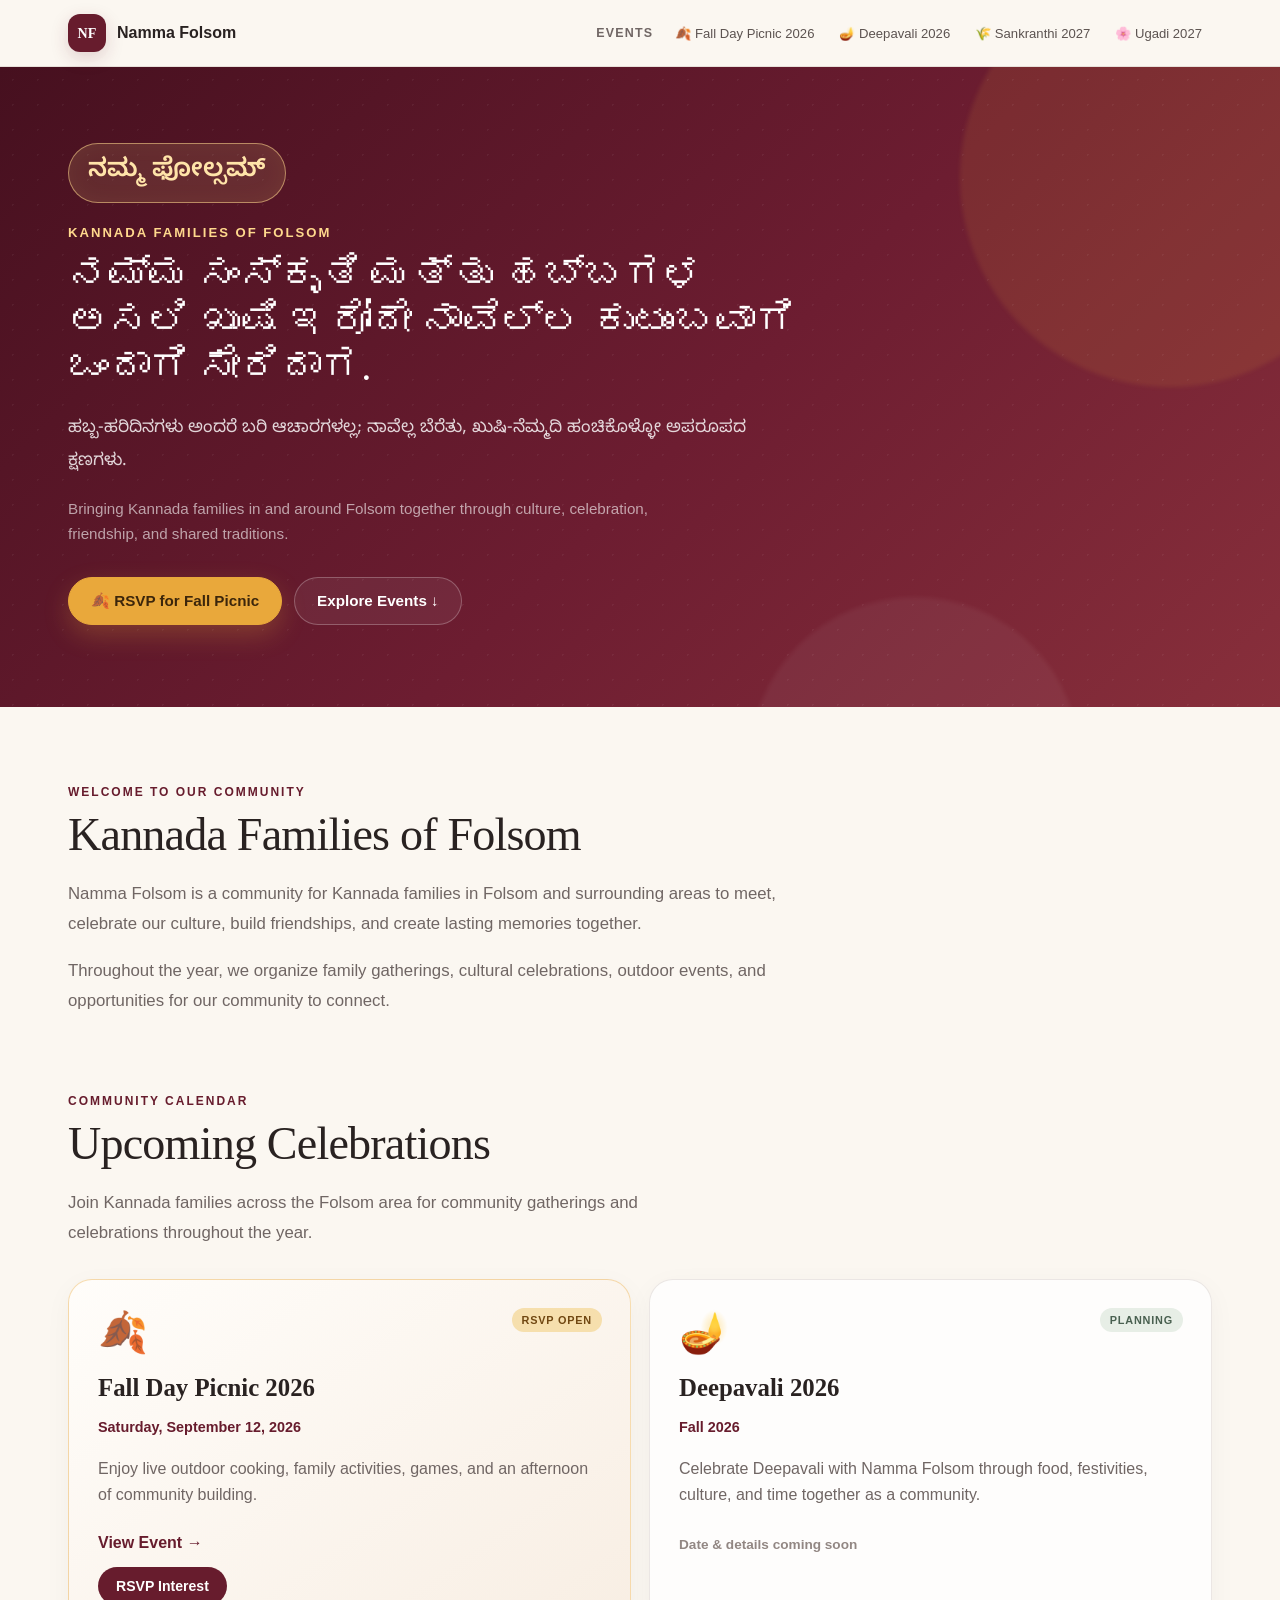
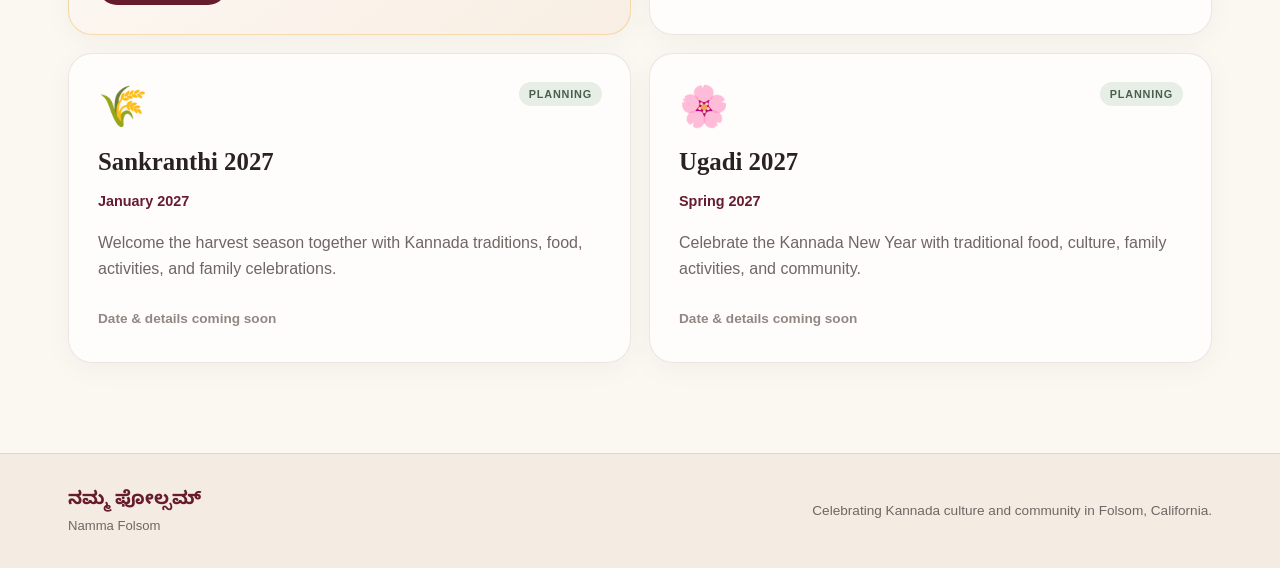
<file: index.html>
<!DOCTYPE html>
<html lang="en">

<head>
    <meta charset="UTF-8">

    <meta
        name="viewport"
        content="width=device-width, initial-scale=1.0"
    >

    <meta
        name="description"
        content="Namma Folsom connects Kannada families in and around Folsom through cultural celebrations, family events, and community."
    >

    <title>Namma Folsom | Folsom Kannada Families</title>

    <link
        href="https://fonts.googleapis.com/css2?family=Noto+Sans+Kannada:wght@400;500;600;700&display=swap"
        rel="stylesheet"
    >

    <link rel="stylesheet" href="styles.css">
</head>

<body>


<!-- =========================
     Top Navigation
     ========================= -->

<nav class="top-nav">

    <div class="nav-inner">

        <div class="nav-brand" id="homeLink">

            <span class="nav-mark">
                NF
            </span>

            <span>
                Namma Folsom
            </span>

        </div>


        <div class="nav-events">

            <span class="nav-label">
                Events
            </span>

            <ul id="eventList"></ul>

        </div>

    </div>

</nav>


<!-- =========================
     Hero
     ========================= -->

<header class="hero">

    <div class="hero-glow hero-glow-one"></div>

    <div class="hero-glow hero-glow-two"></div>


    <div class="hero-content">

        <div class="kannada-title">
            ನಮ್ಮ ಫೋಲ್ಸಮ್
        </div>


        <p class="hero-kicker">
            Kannada Families of Folsom
        </p>


        <h1 class="hero-kannada">
            ನಮ್ಮ ಸಂಸ್ಕೃತಿ ಮತ್ತು ಹಬ್ಬಗಳ
            ಅಸಲಿ ಖುಷಿ ಇರೋದೇ
            ನಾವೆಲ್ಲ ಕುಟುಂಬವಾಗಿ ಒಂದಾಗಿ ಸೇರಿದಾಗ.
        </h1>


        <p class="hero-description">
            ಹಬ್ಬ-ಹರಿದಿನಗಳು ಅಂದರೆ ಬರಿ ಆಚಾರಗಳಲ್ಲ;
            ನಾವೆಲ್ಲ ಬೆರೆತು, ಖುಷಿ-ನೆಮ್ಮದಿ ಹಂಚಿಕೊಳ್ಳೋ
            ಅಪರೂಪದ ಕ್ಷಣಗಳು.
        </p>


        <p class="hero-english">
            Bringing Kannada families in and around Folsom
            together through culture, celebration,
            friendship, and shared traditions.
        </p>


        <div class="hero-actions">

            <a
                href="events/fall-2026-rsvp.html"
                class="primary-btn"
            >
                🍂 RSVP for Fall Picnic
            </a>


            <button
                class="secondary-btn"
                onclick="document.getElementById('community-content').scrollIntoView({behavior: 'smooth'})"
            >
                Explore Events ↓
            </button>

        </div>

    </div>

</header>


<!-- =========================
     Event Content
     ========================= -->

<main
    class="main-content"
    id="community-content"
>

    <div id="eventContent"></div>

</main>


<!-- =========================
     Footer
     ========================= -->

<footer class="footer">

    <div class="footer-inner">

        <div>

            <strong>
                ನಮ್ಮ ಫೋಲ್ಸಮ್
            </strong>

            <span>
                Namma Folsom
            </span>

        </div>


        <p>
            Celebrating Kannada culture and community
            in Folsom, California.
        </p>

    </div>

</footer>


<script src="events.js"></script>

</body>

</html>
</file>
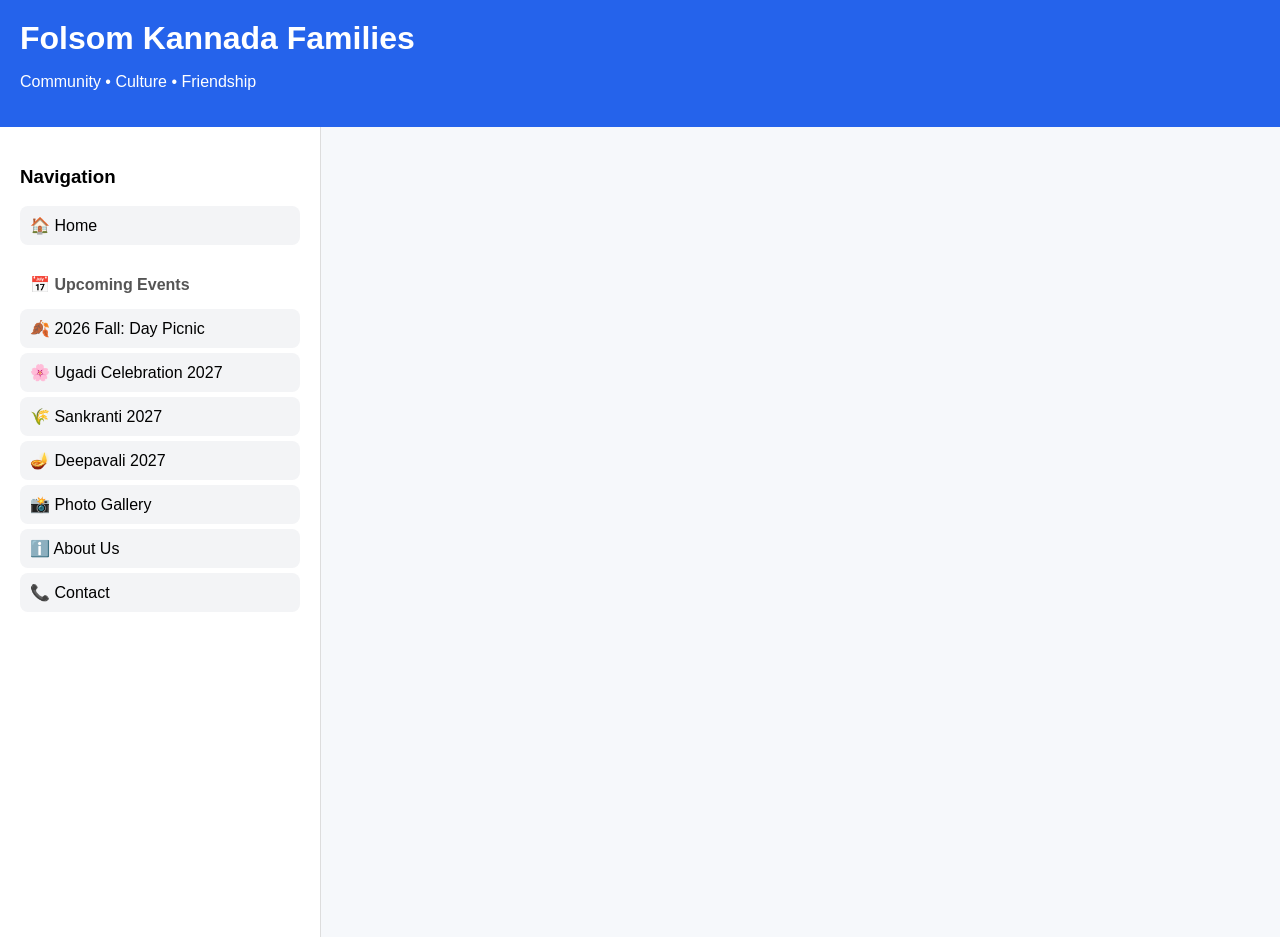
<file: backup/index.html>
<!DOCTYPE html>
<html lang="en">

<head>
    <meta charset="UTF-8">
    <meta name="viewport" content="width=device-width, initial-scale=1.0">
    <title>Folsom Kannada Families</title>

    <link rel="stylesheet" href="styles.css">
</head>

<body>

    <div class="header">
        <h1>Folsom Kannada Families</h1>
        <p>Community • Culture • Friendship</p>
    </div>

    <div class="container">

<div class="sidebar">

    <h3>Navigation</h3>

    <ul id="navMenu">
        <li onclick="showHome()">🏠 Home</li>

        <li class="section-header">
            📅 Upcoming Events
        </li>

        <ul id="eventList"></ul>

        <li onclick="showPhotos()">📸 Photo Gallery</li>
        <li onclick="showAbout()">ℹ️ About Us</li>
        <li onclick="showContact()">📞 Contact</li>
    </ul>

</div>
    <script src="events.js"></script>

</body>

</html>
</file>
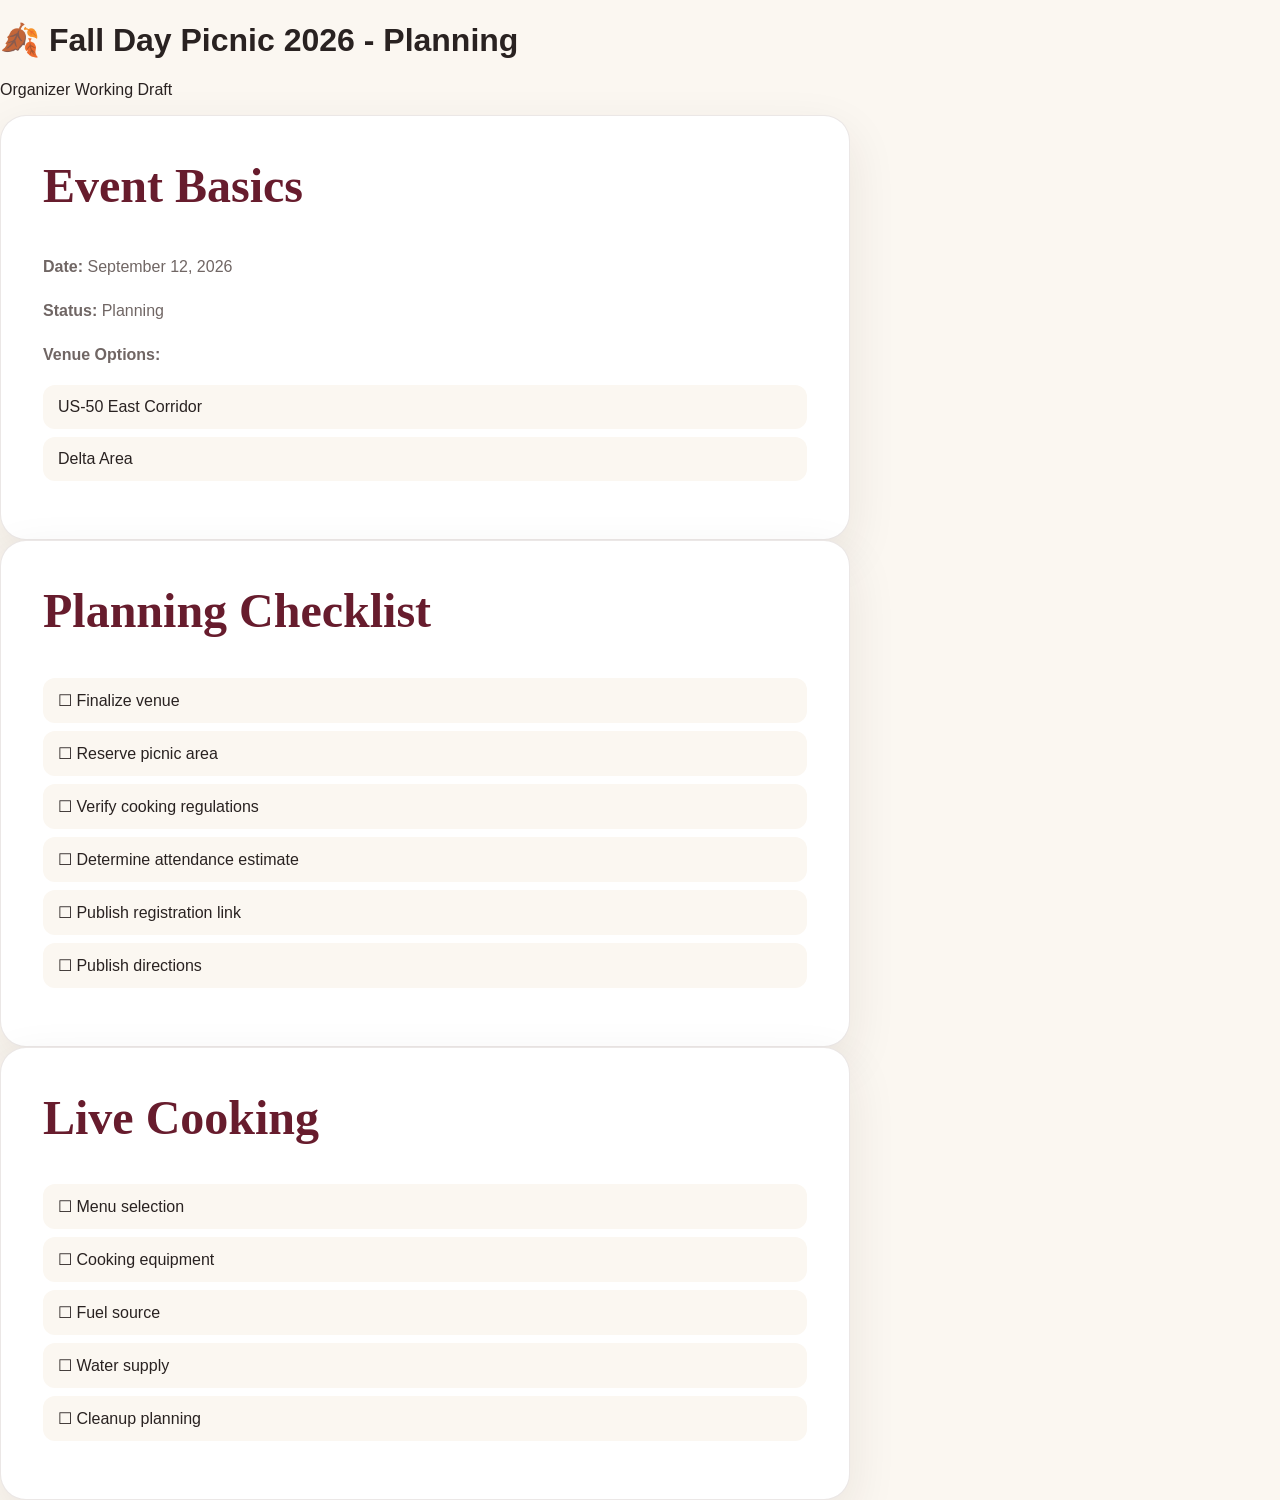
<file: events/fall-2026-planning.html>
<!DOCTYPE html>
<html lang="en">
<head>
<meta charset="UTF-8">
<meta name="viewport" content="width=device-width, initial-scale=1">
<title>Fall Day Picnic 2026 Planning | Namma Folsom</title>
<link rel="stylesheet" href="../styles.css">
</head>

<body>

<div class="header">
    <h1>🍂 Fall Day Picnic 2026 - Planning</h1>
    <p>Organizer Working Draft</p>
</div>

<div class="content">

<div class="event-card">

<h2>Event Basics</h2>

<p><strong>Date:</strong> September 12, 2026</p>

<p><strong>Status:</strong> Planning</p>

<p><strong>Venue Options:</strong></p>

<ul>
<li>US-50 East Corridor</li>
<li>Delta Area</li>
</ul>

</div>

<div class="event-card">

<h2>Planning Checklist</h2>

<ul>
<li>☐ Finalize venue</li>
<li>☐ Reserve picnic area</li>
<li>☐ Verify cooking regulations</li>
<li>☐ Determine attendance estimate</li>
<li>☐ Publish registration link</li>
<li>☐ Publish directions</li>
</ul>

</div>

<div class="event-card">

<h2>Live Cooking</h2>

<ul>
<li>☐ Menu selection</li>
<li>☐ Cooking equipment</li>
<li>☐ Fuel source</li>
<li>☐ Water supply</li>
<li>☐ Cleanup planning</li>
</ul>

</div>

</div>

</body>
</html>
</file>
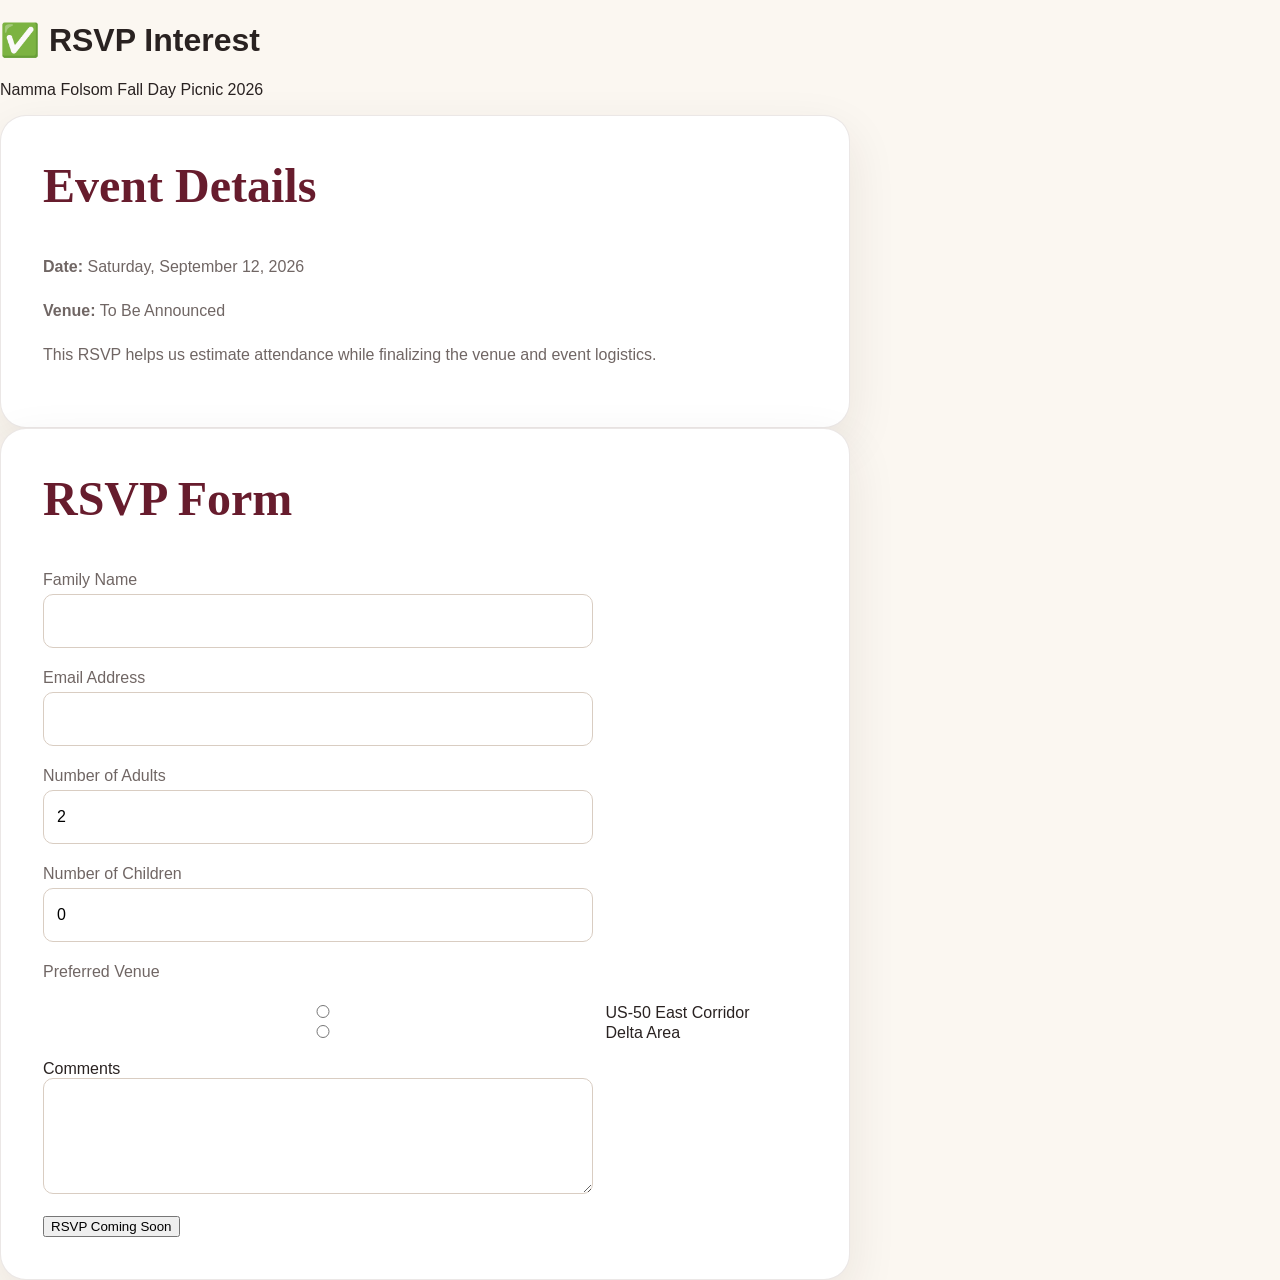
<file: events/fall-2026-rsvp.html>
<!DOCTYPE html>
<html lang="en">
<head>
    <meta charset="UTF-8">
    <meta name="viewport" content="width=device-width, initial-scale=1.0">

    <title>RSVP | 2026 Fall Day Picnic</title>

    <link rel="stylesheet" href="../styles.css">
</head>

<body>

<header class="header">
    <h1>✅ RSVP Interest</h1>
    <p>Namma Folsom Fall Day Picnic 2026</p>
</header>

<main class="content">

    <section class="event-card">

        <h2>Event Details</h2>

        <p><strong>Date:</strong> Saturday, September 12, 2026</p>

        <p><strong>Venue:</strong> To Be Announced</p>

        <p>
            This RSVP helps us estimate attendance while
            finalizing the venue and event logistics.
        </p>

    </section>

    <section class="event-card">

        <h2>RSVP Form</h2>

        <form>

            <p>
                <label>
                    Family Name<br>
                    <input type="text" name="familyName" size="40">
                </label>
            </p>

            <p>
                <label>
                    Email Address<br>
                    <input type="email" name="email" size="40">
                </label>
            </p>

            <p>
                <label>
                    Number of Adults<br>
                    <input type="number" min="0" value="2">
                </label>
            </p>

            <p>
                <label>
                    Number of Children<br>
                    <input type="number" min="0" value="0">
                </label>
            </p>

            <p>
                Preferred Venue
            </p>

            <label>
                <input type="radio" name="venue" value="us50">
                US‑50 East Corridor
            </label>

            <br>

            <label>
                <input type="radio" name="venue" value="delta">
                Delta Area
            </label>

            <br><br>

            <label>
                Comments<br>
                <textarea rows="5" cols="50"></textarea>
            </label>

            <br><br>

            <button type="button">
                RSVP Coming Soon
            </button>

        </form>

    </section>

</main>

</body>
</html>
</file>
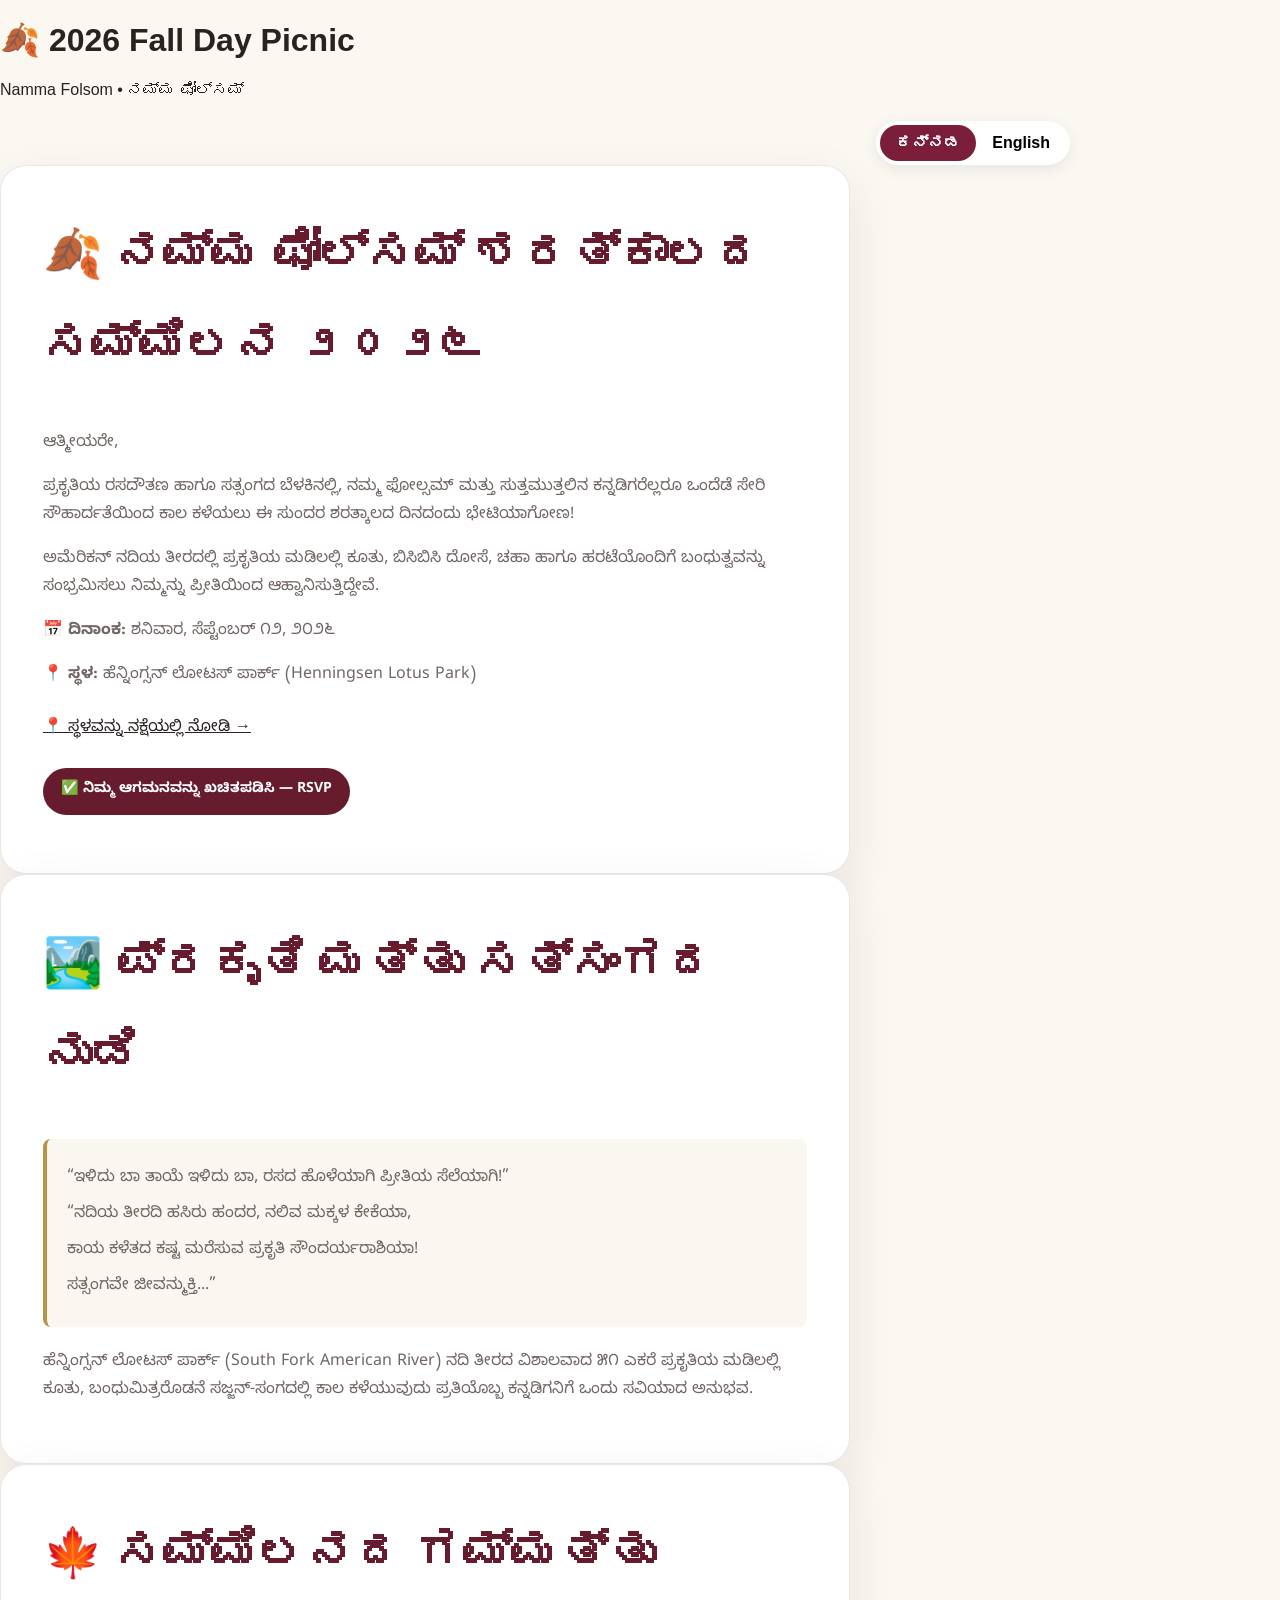
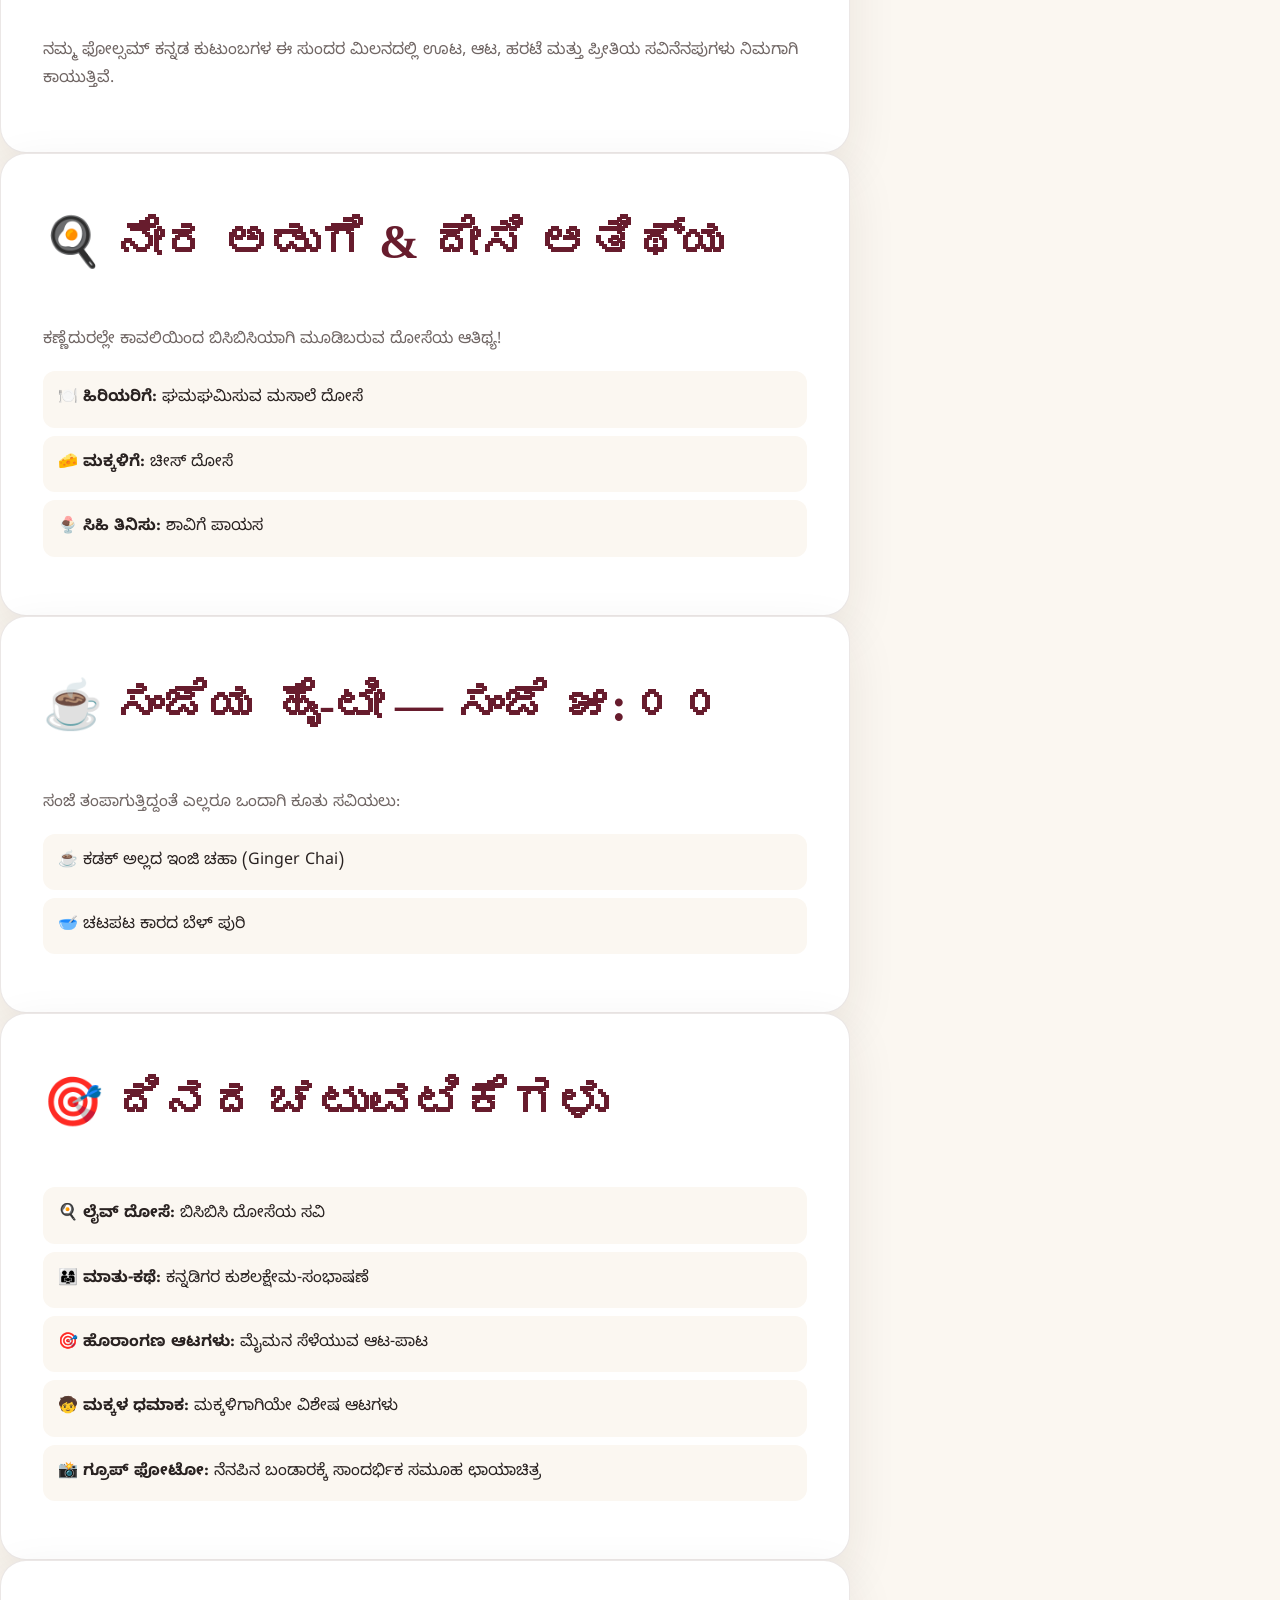
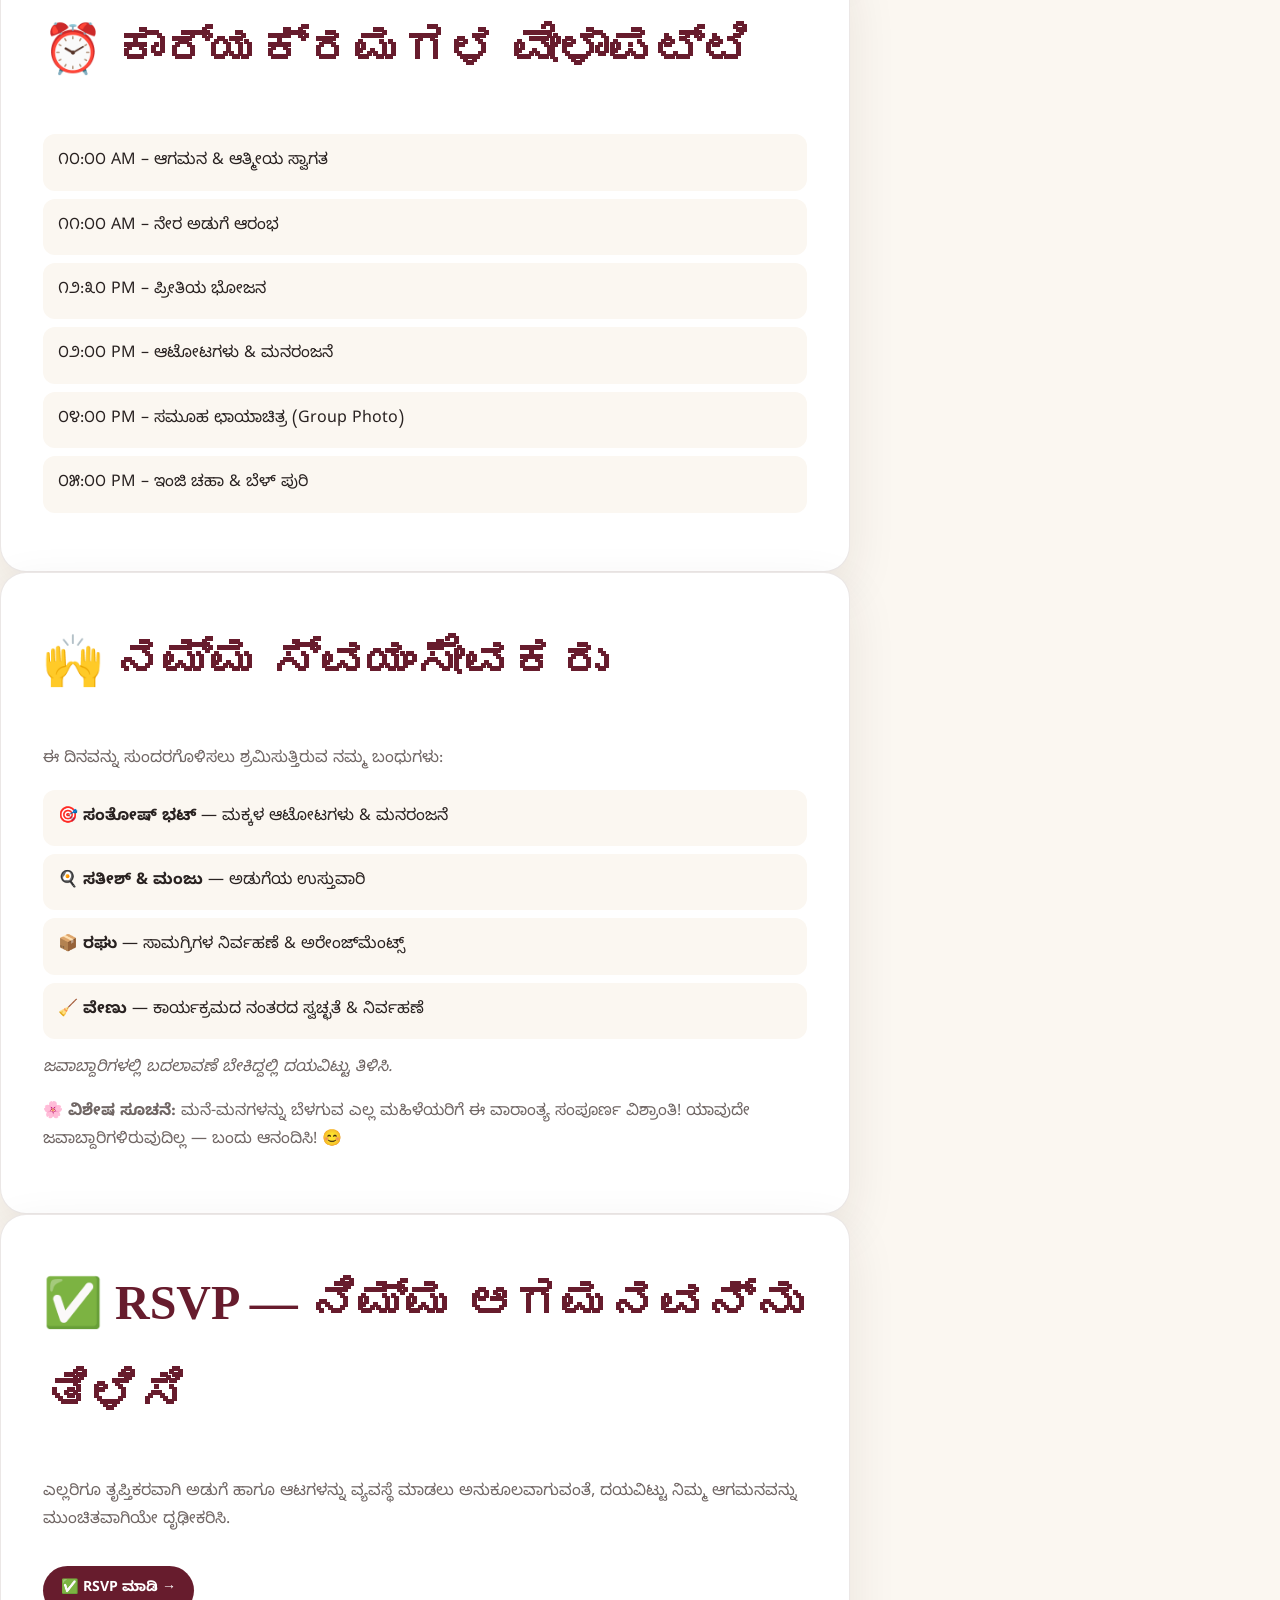
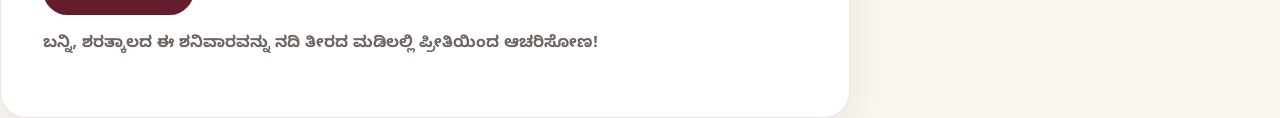
<file: events/fall-2026.html>
<!DOCTYPE html>
<html lang="kn">

<head>
    <meta charset="UTF-8">
    <meta name="viewport" content="width=device-width, initial-scale=1">

    <title>Fall Day Picnic 2026 | Namma Folsom</title>

    <link
        href="https://fonts.googleapis.com/css2?family=Noto+Sans+Kannada:wght@400;500;600;700&display=swap"
        rel="stylesheet"
    >

    <link rel="stylesheet" href="../styles.css">

    <style>
        .language-bar {
            max-width: 900px;
            margin: 22px auto 0;
            padding: 0 20px;
            display: flex;
            justify-content: flex-end;
        }

        .language-toggle {
            display: inline-flex;
            background: #ffffff;
            border-radius: 999px;
            padding: 4px;
            box-shadow: 0 4px 16px rgba(0, 0, 0, 0.08);
        }

        .language-toggle button {
            border: 0;
            background: transparent;
            padding: 9px 16px;
            border-radius: 999px;
            cursor: pointer;
            font: inherit;
            font-weight: 600;
        }

        .language-toggle button.active {
            background: #7b1e3a;
            color: #ffffff;
        }

        .kannada-content {
            font-family: "Noto Sans Kannada", "Tunga", sans-serif;
            line-height: 1.9;
        }

        .language-section[hidden] {
            display: none;
        }

        .event-quote {
            margin: 22px 0;
            padding: 18px 20px;
            border-left: 4px solid #b99446;
            background: rgba(185, 148, 70, 0.08);
            border-radius: 8px;
        }

        .event-quote p {
            margin: 8px 0;
        }

        .event-location-link,
        .event-rsvp-button {
            display: inline-block;
            margin-top: 8px;
        }

        .event-rsvp-button {
            text-decoration: none;
        }
    </style>
</head>

<body>

    <header class="header">
        <h1>🍂 2026 Fall Day Picnic</h1>
        <p>Namma Folsom • ನಮ್ಮ ಫೋಲ್ಸಮ್</p>
    </header>

    <div class="language-bar">
        <div class="language-toggle" aria-label="Language selection">
            <button
                id="kannadaButton"
                class="active"
                type="button"
                onclick="showKannada()"
            >
                ಕನ್ನಡ
            </button>

            <button
                id="englishButton"
                type="button"
                onclick="showEnglish()"
            >
                English
            </button>
        </div>
    </div>

    <main class="content">

        <!-- ================================================= -->
        <!-- KANNADA VERSION - DEFAULT -->
        <!-- ================================================= -->

        <div
            id="kannadaContent"
            class="language-section kannada-content"
        >

            <section class="event-card">
                <h2>🍂 ನಮ್ಮ ಫೋಲ್ಸಮ್ ಶರತ್ಕಾಲದ ಸಮ್ಮಿಲನ ೨೦೨೬</h2>

                <p>
                    ಆತ್ಮೀಯರೇ,
                </p>

                <p>
                    ಪ್ರಕೃತಿಯ ರಸದೌತಣ ಹಾಗೂ ಸತ್ಸಂಗದ ಬೆಳಕಿನಲ್ಲಿ,
                    ನಮ್ಮ ಫೋಲ್ಸಮ್ ಮತ್ತು ಸುತ್ತಮುತ್ತಲಿನ ಕನ್ನಡಿಗರೆಲ್ಲರೂ
                    ಒಂದೆಡೆ ಸೇರಿ ಸೌಹಾರ್ದತೆಯಿಂದ ಕಾಲ ಕಳೆಯಲು ಈ
                    ಸುಂದರ ಶರತ್ಕಾಲದ ದಿನದಂದು ಭೇಟಿಯಾಗೋಣ!
                </p>

                <p>
                    ಅಮೆರಿಕನ್ ನದಿಯ ತೀರದಲ್ಲಿ ಪ್ರಕೃತಿಯ ಮಡಿಲಲ್ಲಿ ಕೂತು,
                    ಬಿಸಿಬಿಸಿ ದೋಸೆ, ಚಹಾ ಹಾಗೂ ಹರಟೆಯೊಂದಿಗೆ ಬಂಧುತ್ವವನ್ನು
                    ಸಂಭ್ರಮಿಸಲು ನಿಮ್ಮನ್ನು ಪ್ರೀತಿಯಿಂದ ಆಹ್ವಾನಿಸುತ್ತಿದ್ದೇವೆ.
                </p>

                <p>
                    <strong>📅 ದಿನಾಂಕ:</strong>
                    ಶನಿವಾರ, ಸೆಪ್ಟೆಂಬರ್ ೧೨, ೨೦೨೬
                </p>

                <p>
                    <strong>📍 ಸ್ಥಳ:</strong>
                    ಹೆನ್ನಿಂಗ್ಸನ್ ಲೋಟಸ್ ಪಾರ್ಕ್
                    (Henningsen Lotus Park)
                </p>

                <a
                    href="https://share.google/DDM6rTCv6JxnZZCHI"
                    target="_blank"
                    rel="noopener noreferrer"
                    class="event-location-link"
                >
                    📍 ಸ್ಥಳವನ್ನು ನಕ್ಷೆಯಲ್ಲಿ ನೋಡಿ →
                </a>

                <p>
                    <a
                        href="https://docs.google.com/forms/d/e/1FAIpQLSeYsxc_OhrVawPpKsTWG7ReZtgfbxQCgub4YyQfU3q_2_w6uw/viewform"
                        class="rsvp-btn event-rsvp-button"
                        target="_blank"
                        rel="noopener noreferrer"
                    >
                        ✅ ನಿಮ್ಮ ಆಗಮನವನ್ನು ಖಚಿತಪಡಿಸಿ — RSVP
                    </a>
                </p>
            </section>

            <section class="event-card">
                <h2>🏞️ ಪ್ರಕೃತಿ ಮತ್ತು ಸತ್ಸಂಗದ ನುಡಿ</h2>

                <div class="event-quote">
                    <p>
                        “ಇಳಿದು ಬಾ ತಾಯೆ ಇಳಿದು ಬಾ,
                        ರಸದ ಹೊಳೆಯಾಗಿ ಪ್ರೀತಿಯ ಸೆಲೆಯಾಗಿ!”
                    </p>

                    <p>
                        “ನದಿಯ ತೀರದಿ ಹಸಿರು ಹಂದರ,
                        ನಲಿವ ಮಕ್ಕಳ ಕೇಕೆಯಾ,
                    </p>

                    <p>
                        ಕಾಯ ಕಳೆತದ ಕಷ್ಟ ಮರೆಸುವ
                        ಪ್ರಕೃತಿ ಸೌಂದರ್ಯರಾಶಿಯಾ!
                    </p>

                    <p>
                        ಸತ್ಸಂಗವೇ ಜೀವನ್ಮುಕ್ತಿ...”
                    </p>
                </div>

                <p>
                    ಹೆನ್ನಿಂಗ್ಸನ್ ಲೋಟಸ್ ಪಾರ್ಕ್
                    (South Fork American River) ನದಿ ತೀರದ
                    ವಿಶಾಲವಾದ ೫೧ ಎಕರೆ ಪ್ರಕೃತಿಯ ಮಡಿಲಲ್ಲಿ ಕೂತು,
                    ಬಂಧುಮಿತ್ರರೊಡನೆ ಸಜ್ಜನ್-ಸಂಗದಲ್ಲಿ ಕಾಲ ಕಳೆಯುವುದು
                    ಪ್ರತಿಯೊಬ್ಬ ಕನ್ನಡಿಗನಿಗೆ ಒಂದು ಸವಿಯಾದ ಅನುಭವ.
                </p>
            </section>

            <section class="event-card">
                <h2>🍁 ಸಮ್ಮಿಲನದ ಗಮ್ಮತ್ತು</h2>

                <p>
                    ನಮ್ಮ ಫೋಲ್ಸಮ್ ಕನ್ನಡ ಕುಟುಂಬಗಳ ಈ ಸುಂದರ ಮಿಲನದಲ್ಲಿ
                    ಊಟ, ಆಟ, ಹರಟೆ ಮತ್ತು ಪ್ರೀತಿಯ ಸವಿನೆನಪುಗಳು
                    ನಿಮಗಾಗಿ ಕಾಯುತ್ತಿವೆ.
                </p>
            </section>

            <section class="event-card">
                <h2>🍳 ನೇರ ಅಡುಗೆ &amp; ದೇಸಿ ಆತಿಥ್ಯ</h2>

                <p>
                    ಕಣ್ಣೆದುರಲ್ಲೇ ಕಾವಲಿಯಿಂದ ಬಿಸಿಬಿಸಿಯಾಗಿ
                    ಮೂಡಿಬರುವ ದೋಸೆಯ ಆತಿಥ್ಯ!
                </p>

                <ul>
                    <li>
                        🍽️ <strong>ಹಿರಿಯರಿಗೆ:</strong>
                        ಘಮಘಮಿಸುವ ಮಸಾಲೆ ದೋಸೆ
                    </li>

                    <li>
                        🧀 <strong>ಮಕ್ಕಳಿಗೆ:</strong>
                        ಚೀಸ್ ದೋಸೆ
                    </li>

                    <li>
                        🍨 <strong>ಸಿಹಿ ತಿನಿಸು:</strong>
                        ಶಾವಿಗೆ ಪಾಯಸ
                    </li>
                </ul>
            </section>

            <section class="event-card">
                <h2>☕ ಸಂಜೆಯ ಹೈ-ಟೀ — ಸಂಜೆ ೫:೦೦</h2>

                <p>
                    ಸಂಜೆ ತಂಪಾಗುತ್ತಿದ್ದಂತೆ ಎಲ್ಲರೂ ಒಂದಾಗಿ ಕೂತು
                    ಸವಿಯಲು:
                </p>

                <ul>
                    <li>☕ ಕಡಕ್ ಅಲ್ಲದ ಇಂಜಿ ಚಹಾ (Ginger Chai)</li>
                    <li>🥣 ಚಟಪಟ ಕಾರದ ಬೆಳ್ ಪುರಿ</li>
                </ul>
            </section>

            <section class="event-card">
                <h2>🎯 ದಿನದ ಚಟುವಟಿಕೆಗಳು</h2>

                <ul>
                    <li>
                        🍳 <strong>ಲೈವ್ ದೋಸೆ:</strong>
                        ಬಿಸಿಬಿಸಿ ದೋಸೆಯ ಸವಿ
                    </li>

                    <li>
                        👨‍👩‍👧 <strong>ಮಾತು-ಕಥೆ:</strong>
                        ಕನ್ನಡಿಗರ ಕುಶಲಕ್ಷೇಮ-ಸಂಭಾಷಣೆ
                    </li>

                    <li>
                        🎯 <strong>ಹೊರಾಂಗಣ ಆಟಗಳು:</strong>
                        ಮೈಮನ ಸೆಳೆಯುವ ಆಟ-ಪಾಟ
                    </li>

                    <li>
                        🧒 <strong>ಮಕ್ಕಳ ಧಮಾಕ:</strong>
                        ಮಕ್ಕಳಿಗಾಗಿಯೇ ವಿಶೇಷ ಆಟಗಳು
                    </li>

                    <li>
                        📸 <strong>ಗ್ರೂಪ್ ಫೋಟೋ:</strong>
                        ನೆನಪಿನ ಬಂಡಾರಕ್ಕೆ ಸಾಂದರ್ಭಿಕ ಸಮೂಹ ಛಾಯಾಚಿತ್ರ
                    </li>
                </ul>
            </section>

            <section class="event-card">
                <h2>⏰ ಕಾರ್ಯಕ್ರಮಗಳ ವೇಳಾಪಟ್ಟಿ</h2>

                <ul>
                    <li>೧೦:೦೦ AM – ಆಗಮನ &amp; ಆತ್ಮೀಯ ಸ್ವಾಗತ</li>
                    <li>೧೧:೦೦ AM – ನೇರ ಅಡುಗೆ ಆರಂಭ</li>
                    <li>೧೨:೩೦ PM – ಪ್ರೀತಿಯ ಭೋಜನ</li>
                    <li>೦೨:೦೦ PM – ಆಟೋಟಗಳು &amp; ಮನರಂಜನೆ</li>
                    <li>
                        ೦೪:೦೦ PM – ಸಮೂಹ ಛಾಯಾಚಿತ್ರ
                        (Group Photo)
                    </li>
                    <li>
                        ೦೫:೦೦ PM – ಇಂಜಿ ಚಹಾ &amp; ಬೆಳ್ ಪುರಿ
                    </li>
                </ul>
            </section>

            <section class="event-card">
                <h2>🙌 ನಮ್ಮ ಸ್ವಯಂಸೇವಕರು</h2>

                <p>
                    ಈ ದಿನವನ್ನು ಸುಂದರಗೊಳಿಸಲು ಶ್ರಮಿಸುತ್ತಿರುವ
                    ನಮ್ಮ ಬಂಧುಗಳು:
                </p>

                <ul>
                    <li>
                        🎯 <strong>ಸಂತೋಷ್ ಭಟ್</strong> —
                        ಮಕ್ಕಳ ಆಟೋಟಗಳು &amp; ಮನರಂಜನೆ
                    </li>

                    <li>
                        🍳 <strong>ಸತೀಶ್ &amp; ಮಂಜು</strong> —
                        ಅಡುಗೆಯ ಉಸ್ತುವಾರಿ
                    </li>

                    <li>
                        📦 <strong>ರಘು</strong> —
                        ಸಾಮಗ್ರಿಗಳ ನಿರ್ವಹಣೆ &amp; ಅರೇಂಜ್‌ಮೆಂಟ್ಸ್
                    </li>

                    <li>
                        🧹 <strong>ವೇಣು</strong> —
                        ಕಾರ್ಯಕ್ರಮದ ನಂತರದ ಸ್ವಚ್ಛತೆ &amp; ನಿರ್ವಹಣೆ
                    </li>
                </ul>

                <p>
                    <em>
                        ಜವಾಬ್ದಾರಿಗಳಲ್ಲಿ ಬದಲಾವಣೆ ಬೇಕಿದ್ದಲ್ಲಿ
                        ದಯವಿಟ್ಟು ತಿಳಿಸಿ.
                    </em>
                </p>

                <p>
                    🌸 <strong>ವಿಶೇಷ ಸೂಚನೆ:</strong>
                    ಮನೆ-ಮನಗಳನ್ನು ಬೆಳಗುವ ಎಲ್ಲ ಮಹಿಳೆಯರಿಗೆ ಈ
                    ವಾರಾಂತ್ಯ ಸಂಪೂರ್ಣ ವಿಶ್ರಾಂತಿ!
                    ಯಾವುದೇ ಜವಾಬ್ದಾರಿಗಳಿರುವುದಿಲ್ಲ —
                    ಬಂದು ಆನಂದಿಸಿ! 😊
                </p>
            </section>

            <section class="event-card">
                <h2>✅ RSVP — ನಿಮ್ಮ ಆಗಮನವನ್ನು ತಿಳಿಸಿ</h2>

                <p>
                    ಎಲ್ಲರಿಗೂ ತೃಪ್ತಿಕರವಾಗಿ ಅಡುಗೆ ಹಾಗೂ ಆಟಗಳನ್ನು
                    ವ್ಯವಸ್ಥೆ ಮಾಡಲು ಅನುಕೂಲವಾಗುವಂತೆ,
                    ದಯವಿಟ್ಟು ನಿಮ್ಮ ಆಗಮನವನ್ನು ಮುಂಚಿತವಾಗಿಯೇ
                    ದೃಢೀಕರಿಸಿ.
                </p>

                <a
                    href="https://docs.google.com/forms/d/e/1FAIpQLSeYsxc_OhrVawPpKsTWG7ReZtgfbxQCgub4YyQfU3q_2_w6uw/viewform"
                    class="rsvp-btn"
                    target="_blank"
                    rel="noopener noreferrer"
                >
                    ✅ RSVP ಮಾಡಿ →
                </a>

                <p>
                    <strong>
                        ಬನ್ನಿ, ಶರತ್ಕಾಲದ ಈ ಶನಿವಾರವನ್ನು
                        ನದಿ ತೀರದ ಮಡಿಲಲ್ಲಿ ಪ್ರೀತಿಯಿಂದ ಆಚರಿಸೋಣ!
                    </strong>
                </p>
            </section>

        </div>


        <!-- ================================================= -->
        <!-- ENGLISH VERSION -->
        <!-- ================================================= -->

        <div
            id="englishContent"
            class="language-section"
            hidden
        >

            <section class="event-card">
                <h2>🍂 Namma Folsom Fall Day Picnic 2026</h2>

                <p>Dear Friends,</p>

                <p>
                    Join Kannada families from Folsom and the
                    surrounding communities for a beautiful fall
                    day filled with nature, friendship, food,
                    conversation, and community.
                </p>

                <p>
                    We warmly invite you to spend the day together
                    along the American River, surrounded by nature,
                    enjoying fresh dosas, chai, games, and good
                    company.
                </p>

                <p>
                    <strong>📅 Date:</strong>
                    Saturday, September 12, 2026
                </p>

                <p>
                    <strong>📍 Venue:</strong>
                    Henningsen Lotus Park
                </p>

                <a
                    href="https://share.google/DDM6rTCv6JxnZZCHI"
                    target="_blank"
                    rel="noopener noreferrer"
                    class="event-location-link"
                >
                    📍 View Location →
                </a>

                <p>
                    <a
                        href="https://docs.google.com/forms/d/e/1FAIpQLSeYsxc_OhrVawPpKsTWG7ReZtgfbxQCgub4YyQfU3q_2_w6uw/viewform"
                        class="rsvp-btn event-rsvp-button"
                        target="_blank"
                        rel="noopener noreferrer"
                    >
                        ✅ RSVP for the Fall Day Picnic
                    </a>
                </p>
            </section>

            <section class="event-card">
                <h2>🏞️ A Day in Nature &amp; Community</h2>

                <p>
                    Henningsen Lotus Park sits along the
                    South Fork of the American River and offers
                    a beautiful natural setting for our families
                    to relax, talk, laugh, and spend meaningful
                    time together.
                </p>

                <p>
                    This gathering is about more than an event.
                    It is a chance to strengthen friendships,
                    celebrate our Kannada community, and enjoy
                    a peaceful fall day together.
                </p>
            </section>

            <section class="event-card">
                <h2>🍁 What to Expect</h2>

                <p>
                    Food, games, conversation, laughter, and
                    plenty of memories await at this gathering
                    of Namma Folsom Kannada families.
                </p>
            </section>

            <section class="event-card">
                <h2>🍳 Live Cooking &amp; Desi Hospitality</h2>

                <p>
                    Enjoy fresh dosas prepared live at the picnic.
                </p>

                <ul>
                    <li>
                        🍽️ <strong>Adults:</strong>
                        Masala Dosa
                    </li>

                    <li>
                        🧀 <strong>Kids:</strong>
                        Cheese Dosa
                    </li>

                    <li>
                        🍨 <strong>Dessert:</strong>
                        Shavige Payasa
                    </li>
                </ul>
            </section>

            <section class="event-card">
                <h2>☕ High Tea — 5:00 PM</h2>

                <p>
                    As the evening cools down, we'll gather
                    together for:
                </p>

                <ul>
                    <li>☕ Ginger Chai</li>
                    <li>🥣 Bhel Puri</li>
                </ul>
            </section>

            <section class="event-card">
                <h2>🎯 Activities</h2>

                <ul>
                    <li>🍳 Live dosa cooking</li>
                    <li>👨‍👩‍👧 Family meet &amp; greet</li>
                    <li>🎯 Outdoor games</li>
                    <li>🧒 Special activities for kids</li>
                    <li>📸 Community group photo</li>
                </ul>
            </section>

            <section class="event-card">
                <h2>⏰ Event Schedule</h2>

                <ul>
                    <li>10:00 AM – Arrival &amp; Welcome</li>
                    <li>11:00 AM – Live Cooking Begins</li>
                    <li>12:30 PM – Lunch</li>
                    <li>2:00 PM – Games &amp; Activities</li>
                    <li>4:00 PM – Community Group Photo</li>
                    <li>
                        5:00 PM – Ginger Chai &amp; Bhel Puri
                    </li>
                </ul>
            </section>

            <section class="event-card">
                <h2>🙌 Our Volunteers</h2>

                <p>
                    A big thank you to everyone helping make
                    our Fall Day Picnic special!
                </p>

                <ul>
                    <li>
                        🎯 <strong>Santosh Bhat</strong> —
                        Kids Activities &amp; Games
                    </li>

                    <li>
                        🍳 <strong>Sathish &amp; Manju</strong> —
                        Cooking
                    </li>

                    <li>
                        📦 <strong>Raghu</strong> —
                        Supplies &amp; Table Arrangement
                    </li>

                    <li>
                        🧹 <strong>Venu</strong> —
                        Wrap Up &amp; Cleanup
                    </li>
                </ul>

                <p>
                    <em>
                        Please let us know if you would like
                        to switch roles.
                    </em>
                </p>

                <p>
                    🌸 <strong>Special note:</strong>
                    All the ladies get the weekend off —
                    no assignments! Just come, relax,
                    and enjoy the day. 😊
                </p>
            </section>

            <section class="event-card">
                <h2>✅ RSVP</h2>

                <p>
                    Please RSVP in advance so we can prepare
                    enough food and activities for everyone.
                </p>

                <a
                    href="https://docs.google.com/forms/d/e/1FAIpQLSeYsxc_OhrVawPpKsTWG7ReZtgfbxQCgub4YyQfU3q_2_w6uw/viewform"
                    class="rsvp-btn"
                    target="_blank"
                    rel="noopener noreferrer"
                >
                    RSVP Now →
                </a>

                <p>
                    <strong>
                        Come celebrate this beautiful fall
                        Saturday with us by the river!
                    </strong>
                </p>
            </section>

        </div>

    </main>

    <script>
        const kannadaContent =
            document.getElementById("kannadaContent");

        const englishContent =
            document.getElementById("englishContent");

        const kannadaButton =
            document.getElementById("kannadaButton");

        const englishButton =
            document.getElementById("englishButton");

        function showKannada() {
            kannadaContent.hidden = false;
            englishContent.hidden = true;

            kannadaButton.classList.add("active");
            englishButton.classList.remove("active");

            document.documentElement.lang = "kn";

            localStorage.setItem(
                "nammaFolsomLanguage",
                "kn"
            );
        }

        function showEnglish() {
            kannadaContent.hidden = true;
            englishContent.hidden = false;

            englishButton.classList.add("active");
            kannadaButton.classList.remove("active");

            document.documentElement.lang = "en";

            localStorage.setItem(
                "nammaFolsomLanguage",
                "en"
            );
        }

        const savedLanguage =
            localStorage.getItem("nammaFolsomLanguage");

        if (savedLanguage === "en") {
            showEnglish();
        } else {
            showKannada();
        }
    </script>

</body>
</html>
</file>
<file: styles.css>
/* ========================================
   Namma Folsom — Modern Community Design
   ======================================== */

* {
    box-sizing: border-box;
}

html {
    scroll-behavior: smooth;
}

:root {
    --wine: #671c2d;
    --wine-dark: #42101d;
    --wine-light: #8b3044;

    --gold: #e9a83b;
    --gold-soft: #ffd98d;

    --cream: #fbf7f1;
    --cream-dark: #f2e9dd;

    --green: #536b59;

    --text: #292221;
    --muted: #706664;

    --white: #ffffff;

    --border: rgba(88, 57, 48, 0.12);

    --shadow:
        0 18px 50px rgba(60, 28, 25, 0.09);
}


/* ========================================
   Global
   ======================================== */

body {
    margin: 0;

    background: var(--cream);

    color: var(--text);

    font-family:
        Inter,
        -apple-system,
        BlinkMacSystemFont,
        "Segoe UI",
        sans-serif;
}

a {
    color: inherit;
}


/* ========================================
   Navigation
   ======================================== */

.top-nav {
    position: sticky;

    top: 0;

    z-index: 1000;

    background: rgba(251, 247, 241, 0.92);

    backdrop-filter: blur(18px);

    border-bottom: 1px solid var(--border);
}

.nav-inner {
    max-width: 1200px;

    margin: 0 auto;

    padding: 14px 28px;

    display: flex;

    align-items: center;

    justify-content: space-between;

    gap: 30px;
}

.nav-brand {
    display: flex;

    align-items: center;

    gap: 11px;

    font-weight: 750;

    cursor: pointer;

    white-space: nowrap;
}

.nav-mark {
    width: 38px;
    height: 38px;

    border-radius: 12px;

    display: grid;

    place-items: center;

    background: var(--wine);

    color: white;

    font-family: Georgia, serif;

    font-size: 0.88rem;

    box-shadow:
        0 6px 18px rgba(103, 28, 45, 0.18);
}

.nav-events {
    display: flex;

    align-items: center;

    gap: 12px;

    min-width: 0;
}

.nav-label {
    color: var(--muted);

    font-size: 0.78rem;

    text-transform: uppercase;

    font-weight: 700;

    letter-spacing: 1.2px;
}

#eventList {
    display: flex;

    align-items: center;

    gap: 5px;

    padding: 0;

    margin: 0;

    list-style: none;
}

#eventList li {
    padding: 8px 10px;

    border-radius: 999px;

    cursor: pointer;

    font-size: 0.82rem;

    color: #5c5350;

    transition:
        background 0.2s ease,
        color 0.2s ease;
}

#eventList li:hover {
    color: var(--wine);

    background: var(--cream-dark);
}


/* ========================================
   Hero
   ======================================== */

.hero {
    position: relative;

    overflow: hidden;

    min-height: 540px;

    display: flex;

    align-items: center;

    background:
        linear-gradient(
            135deg,
            #46101f 0%,
            #6d1d31 55%,
            #882f3b 100%
        );

    color: white;
}

.hero::after {
    content: "";

    position: absolute;

    inset: 0;

    background-image:
        radial-gradient(
            rgba(255, 255, 255, 0.05) 1px,
            transparent 1px
        );

    background-size: 25px 25px;

    pointer-events: none;
}

.hero-content {
    position: relative;

    z-index: 2;

    width: 100%;

    max-width: 1200px;

    margin: 0 auto;

    padding: 76px 28px 82px;
}


/* ========================================
   Kannada Branding
   ======================================== */

.kannada-title {
    display: inline-block;

    margin-bottom: 22px;

    padding: 10px 19px 11px;

    border: 1px solid rgba(255, 217, 141, 0.55);

    border-radius: 999px;

    background: rgba(255, 217, 141, 0.12);

    color: #ffe4a9;

    font-family:
        "Noto Sans Kannada",
        "Tunga",
        sans-serif;

    font-size: clamp(1.3rem, 2vw, 1.7rem);

    line-height: 1.45;

    font-weight: 600;

    letter-spacing: 0;

    box-shadow:
        inset 0 0 25px rgba(255, 211, 116, 0.05);
}


/* Main Kannada hero message */

.hero-kannada {
    max-width: 860px;

    margin: 0;

    font-family:
        "Noto Sans Kannada",
        "Tunga",
        sans-serif;

    font-size: clamp(2rem, 3.8vw, 3.25rem);

    line-height: 1.45;

    font-weight: 600;

    letter-spacing: 0;

    color: var(--white);
}


/* Existing English kicker if retained */

.hero-kicker {
    margin: 0 0 12px;

    color: var(--gold-soft);

    font-size: 0.82rem;

    font-weight: 700;

    text-transform: uppercase;

    letter-spacing: 2px;
}


/* English hero heading fallback */

.hero h1 {
    max-width: 760px;

    margin: 0;

    font-family:
        Georgia,
        "Times New Roman",
        serif;

    font-size: clamp(2rem, 3.2vw, 3rem);

    line-height: 1.12;

    font-weight: 500;

    letter-spacing: -0.5px;
}

.hero h1 span {
    display: block;

    margin-top: 5px;

    color: #f5c76c;
}


/* Kannada supporting copy */

.hero-description {
    max-width: 730px;

    margin: 24px 0 0;

    font-family:
        "Noto Sans Kannada",
        "Tunga",
        Inter,
        sans-serif;

    font-size: 1.08rem;

    line-height: 1.9;

    color: rgba(255, 255, 255, 0.82);
}


/* Smaller English explanation beneath Kannada */

.hero-english {
    max-width: 650px;

    margin: 17px 0 0;

    font-size: 0.95rem;

    line-height: 1.65;

    color: rgba(255, 255, 255, 0.6);
}


/* ========================================
   Hero buttons
   ======================================== */

.hero-actions {
    display: flex;

    flex-wrap: wrap;

    gap: 12px;

    margin-top: 30px;
}

.primary-btn,
.secondary-btn {
    border-radius: 999px;

    padding: 14px 22px;

    font-size: 0.95rem;

    font-weight: 700;

    text-decoration: none;

    cursor: pointer;

    transition:
        transform 0.2s ease,
        background 0.2s ease,
        box-shadow 0.2s ease;
}

.primary-btn {
    background: var(--gold);

    color: #3c260b;

    border: 1px solid var(--gold);

    box-shadow:
        0 10px 26px rgba(233, 168, 59, 0.24);
}

.primary-btn:hover {
    transform: translateY(-2px);

    box-shadow:
        0 15px 34px rgba(233, 168, 59, 0.32);
}

.secondary-btn {
    background: rgba(255, 255, 255, 0.06);

    border: 1px solid rgba(255, 255, 255, 0.25);

    color: white;
}

.secondary-btn:hover {
    background: rgba(255, 255, 255, 0.13);
}


/* ========================================
   Decorative background
   ======================================== */

.hero-glow {
    position: absolute;

    border-radius: 50%;

    filter: blur(2px);
}

.hero-glow-one {
    width: 420px;
    height: 420px;

    right: -100px;
    top: -100px;

    background:
        rgba(233, 168, 59, 0.11);
}

.hero-glow-two {
    width: 330px;
    height: 330px;

    right: 200px;
    bottom: -220px;

    background:
        rgba(255, 255, 255, 0.05);
}


/* ========================================
   Main content
   ======================================== */

.main-content {
    max-width: 1200px;

    margin: 0 auto;

    padding: 75px 28px 90px;
}


/* ========================================
   Welcome
   ======================================== */

.welcome-section {
    max-width: 750px;

    margin-bottom: 75px;
}

.welcome-section .eyebrow,
.section-heading .eyebrow {
    display: inline-block;

    color: var(--wine);

    font-size: 0.75rem;

    font-weight: 800;

    text-transform: uppercase;

    letter-spacing: 2px;

    margin-bottom: 9px;
}

.welcome-section h2,
.section-heading h2 {
    margin: 0 0 18px;

    font-family:
        Georgia,
        "Times New Roman",
        serif;

    font-size: clamp(2rem, 3.6vw, 3.1rem);

    font-weight: 500;

    color: var(--text);

    letter-spacing: -0.8px;
}

.welcome-section p,
.section-heading p {
    font-size: 1.05rem;

    color: var(--muted);

    line-height: 1.8;
}


/* Kannada copy in content sections */

.kannada-copy {
    font-family:
        "Noto Sans Kannada",
        "Tunga",
        sans-serif;

    line-height: 1.9;

    letter-spacing: 0;
}


/* ========================================
   Upcoming Events
   ======================================== */

.section-heading {
    margin-bottom: 30px;
}

.section-heading p {
    max-width: 650px;

    margin-bottom: 0;
}

.event-grid {
    display: grid;

    grid-template-columns:
        repeat(2, minmax(0, 1fr));

    gap: 18px;
}


/* ========================================
   Modern cards
   ======================================== */

.calendar-card {
    position: relative;

    min-height: 310px;

    padding: 29px;

    border: 1px solid var(--border);

    border-radius: 24px;

    background: rgba(255, 255, 255, 0.78);

    box-shadow:
        0 7px 28px rgba(60, 28, 25, 0.04);

    transition:
        transform 0.25s ease,
        box-shadow 0.25s ease,
        border 0.25s ease;
}

.calendar-card:hover {
    transform: translateY(-5px);

    border-color: rgba(103, 28, 45, 0.2);

    box-shadow: var(--shadow);
}

.calendar-card.featured-event {
    background:
        linear-gradient(
            145deg,
            #fffdfa,
            #f8eee3
        );

    border-color: rgba(233, 168, 59, 0.38);
}

.event-icon {
    font-size: 2.5rem;

    margin-bottom: 18px;
}

.event-status {
    position: absolute;

    top: 28px;
    right: 28px;

    padding: 6px 10px;

    border-radius: 999px;

    background: #f6dfad;

    color: #704711;

    font-size: 0.68rem;

    font-weight: 800;

    text-transform: uppercase;

    letter-spacing: 0.8px;
}

.event-status.planning {
    color: #496050;

    background: #e7eee6;
}

.calendar-card h3 {
    margin: 0 0 8px;

    font-family:
        Georgia,
        "Times New Roman",
        serif;

    color: var(--text);

    font-size: 1.55rem;

    font-weight: 600;
}

.calendar-card p {
    color: var(--muted);

    line-height: 1.65;
}

.calendar-card .event-date {
    color: var(--wine);

    font-size: 0.9rem;

    font-weight: 700;
}

.event-link {
    display: inline-block;

    margin-top: 9px;

    color: var(--wine);

    text-decoration: none;

    font-weight: 750;
}

.event-link:hover {
    text-decoration: underline;
}

.coming-soon {
    display: inline-block;

    margin-top: 12px;

    color: #928783;

    font-size: 0.85rem;

    font-weight: 650;
}


/* ========================================
   RSVP
   ======================================== */

.rsvp-btn {
    display: inline-block;

    margin-top: 15px;

    padding: 11px 18px;

    border-radius: 999px;

    background: var(--wine);

    color: white;

    text-decoration: none;

    font-weight: 700;

    font-size: 0.88rem;

    transition:
        transform 0.2s ease,
        background 0.2s ease;
}

.rsvp-btn:hover {
    background: var(--wine-dark);

    transform: translateY(-1px);
}


/* ========================================
   Individual Event Page/Card
   ======================================== */

.event-card {
    max-width: 850px;

    padding: 42px;

    background: white;

    border: 1px solid var(--border);

    border-radius: 26px;

    box-shadow: var(--shadow);
}

.event-card h2 {
    margin-top: 0;

    color: var(--wine);

    font-family:
        Georgia,
        serif;

    font-size: clamp(2rem, 4vw, 3rem);
}

.event-card h3 {
    margin-top: 30px;

    color: var(--green);
}

.event-card p {
    color: var(--muted);

    line-height: 1.75;
}

.event-card ul {
    padding: 0;

    list-style: none;
}

.event-card li {
    padding: 13px 15px;

    margin: 8px 0;

    background: var(--cream);

    border-radius: 12px;
}


/* ========================================
   Forms
   ======================================== */

input,
textarea,
select {
    width: 100%;

    max-width: 550px;

    padding: 12px 13px;

    border: 1px solid #d9cdc2;

    border-radius: 10px;

    background: white;

    font: inherit;
}

input:focus,
textarea:focus,
select:focus {
    outline: none;

    border-color: var(--gold);

    box-shadow:
        0 0 0 3px rgba(233, 168, 59, 0.14);
}

button {
    font-family: inherit;
}


/* ========================================
   Footer
   ======================================== */

.footer {
    border-top: 1px solid var(--border);

    background: #f4ece3;
}

.footer-inner {
    max-width: 1200px;

    margin: 0 auto;

    padding: 35px 28px;

    display: flex;

    justify-content: space-between;

    align-items: center;

    gap: 25px;
}

.footer strong {
    display: block;

    color: var(--wine);

    font-family:
        "Noto Sans Kannada",
        "Tunga",
        sans-serif;

    font-size: 1.15rem;
}

.footer span {
    display: block;

    margin-top: 4px;

    font-size: 0.82rem;

    color: var(--muted);
}

.footer p {
    margin: 0;

    color: var(--muted);

    font-size: 0.85rem;
}


/* ========================================
   Mobile
   ======================================== */

@media (max-width: 900px) {

    .nav-inner {
        align-items: flex-start;
    }

    .nav-events {
        display: none;
    }

    .hero {
        min-height: 500px;
    }

    .event-grid {
        grid-template-columns: 1fr;
    }

}


@media (max-width: 600px) {

    .nav-inner {
        padding: 12px 18px;
    }

    .hero {
        min-height: auto;
    }

    .hero-content {
        padding:
            58px 20px
            65px;
    }

    .kannada-title {
        font-size: 1.2rem;

        padding:
            8px 14px
            9px;

        margin-bottom: 18px;
    }

    .hero-kannada {
        font-size: 2rem;

        line-height: 1.5;
    }

    .hero h1 {
        font-size: 2.15rem;

        line-height: 1.12;

        letter-spacing: -0.5px;
    }

    .hero-description {
        font-size: 1rem;

        line-height: 1.85;
    }

    .hero-english {
        font-size: 0.9rem;
    }

    .hero-actions {
        flex-direction: column;

        align-items: flex-start;
    }

    .main-content {
        padding:
            55px 18px
            65px;
    }

    .welcome-section {
        margin-bottom: 55px;
    }

    .calendar-card {
        padding: 23px;

        min-height: auto;
    }

    .event-status {
        top: 22px;

        right: 22px;
    }

    .event-card {
        padding: 26px 21px;
    }

    .footer-inner {
        flex-direction: column;

        align-items: flex-start;

        padding:
            30px 20px;
    }

}
</file>
<file: backup/styles.css>
body {
    margin: 0;
    font-family: Arial, Helvetica, sans-serif;
    background: #f6f8fb;
}

.header {
    background: #2563eb;
    color: white;
    padding: 20px;
}

.header h1 {
    margin: 0;
}

.container {
    display: flex;
    min-height: calc(100vh - 90px);
}

.sidebar {
    width: 280px;
    background: white;
    border-right: 1px solid #ddd;
    padding: 20px;
}

.sidebar ul {
    list-style: none;
    padding: 0;
}

.sidebar li {
    padding: 12px;
    margin-bottom: 10px;
    cursor: pointer;
    border-radius: 8px;
    background: #f3f4f6;
    transition: 0.2s;
}

.sidebar li:hover {
    background: #dbeafe;
}

.content {
    flex: 1;
    padding: 30px;
}

table {
    border-collapse: collapse;
    width: 100%;
    max-width: 600px;
}

td {
    border: 1px solid #ddd;
    padding: 10px;
}

h2 {
    color: #2563eb;
}
.section-header {

    font-weight: bold;

    background: transparent !important;

    cursor: default !important;

    margin-top: 20px;

    color: #555;
}

.sidebar li {

    list-style: none;

    padding: 10px;

    margin-bottom: 5px;
}
</file>
